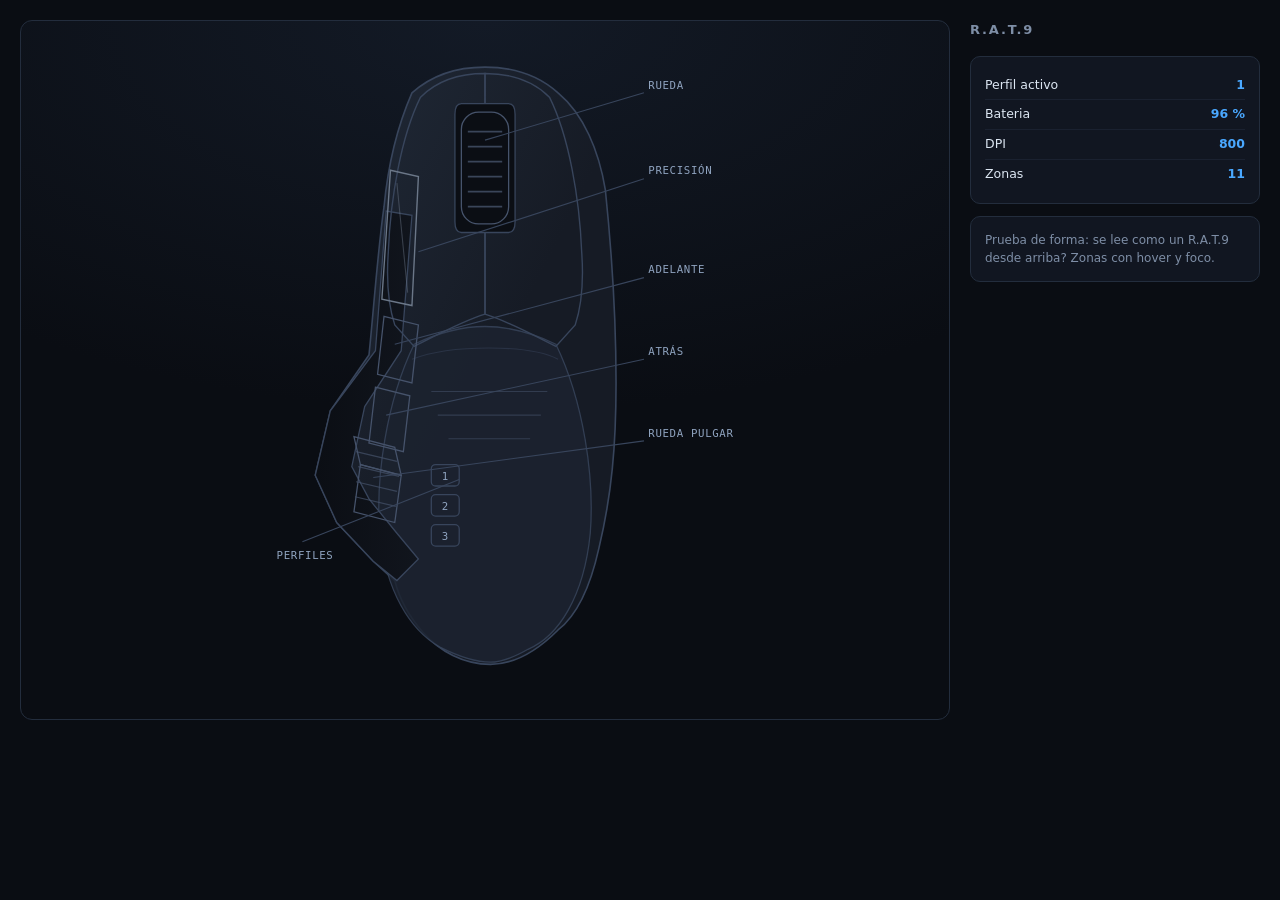
<file: docs/research/preview-diagrama.html>
<!DOCTYPE html><html lang="es"><head><meta charset="utf-8">
<title>Diagrama R.A.T.9 — preview</title>
<style>
  :root { --bg:#0a0d13; --panel:#111621; --line:#232d3d; --ink:#dce6f2;
           --muted:#7e8ea6; --accent:#4aa8ff; }
  * { box-sizing:border-box; }
  body { margin:0; background:var(--bg); color:var(--ink);
    font:14px/1.5 ui-sans-serif,system-ui,sans-serif; display:flex;
    gap:20px; padding:20px; }
  .stage { background:radial-gradient(120% 80% at 50% 0%, #131a26 0%, var(--bg) 70%);
    border:1px solid var(--line); border-radius:12px; flex:1;
    display:grid; place-items:center; padding:16px; height:700px; }
  aside { width:290px; display:flex; flex-direction:column; gap:12px; }
  h1 { font-size:13px; letter-spacing:.14em; text-transform:uppercase;
    color:var(--muted); margin:0 0 4px; }
  .card { border:1px solid var(--line); border-radius:10px; padding:14px;
    background:var(--panel); }
  .row { display:flex; justify-content:space-between; font-size:12.5px;
    padding:5px 0; border-bottom:1px solid #1a2130; }
  .row:last-child { border:0; }
  .row b { color:var(--accent); font-variant-numeric:tabular-nums; }
</style></head><body>
<div class="stage"><svg xmlns="http://www.w3.org/2000/svg" viewBox="0 0 400 620" width="100%" height="100%" style="max-height:74vh"
     class="mouse-diagram" role="img"
     aria-label="Diagrama del Mad Catz R.A.T.9, vista superior esquemática">
<title>R.A.T.9 — diagrama de controles</title>
<style>
  .mouse-diagram {
    --shell:      #161b25;
    --shell-hi:   #212a38;
    --shell-edge: #38455c;
    --plate:      #1c2330;
    --plate-hi:   #28323f;
    --flank:      #11151d;
    --recess:     #0b0e14;
    --ridge:      #46536b;
    --metal:      #6b7788;
    --accent:     #4aa8ff;
    --accent-dim: rgba(74,168,255,.35);
    --ink:        #8fa3bf;
    font-family: ui-monospace, Menlo, monospace;
  }
  .mouse-diagram .z { cursor: pointer; transition: fill .16s ease, filter .16s ease; }
  .mouse-diagram .z:hover { filter: brightness(1.45); }
  .mouse-diagram .z:focus-visible { outline: none; }
  .mouse-diagram .z:focus-visible .hit { stroke: var(--accent); stroke-width: 2.5; }
  .mouse-diagram .z.sel { filter: brightness(1.3); }
  .mouse-diagram .z.sel .hit { stroke: var(--accent); stroke-width: 2.5; }
  .mouse-diagram .hit { fill: none; }
  .mouse-diagram .lbl { fill: var(--ink); font-size: 10px; letter-spacing: .06em; }
  .mouse-diagram .lbl-b { fill: var(--accent); font-size: 9.5px; }
  .mouse-diagram .lead { stroke: var(--shell-edge); stroke-width: 1; fill: none; }
  .mouse-diagram .lead.on { stroke: var(--accent); stroke-width: 1.4; }
</style>

<defs>
  <linearGradient id="g-shell" x1="0" y1="0" x2="1" y2="1">
    <stop offset="0%"   stop-color="var(--shell-hi)"/>
    <stop offset="55%"  stop-color="var(--shell)"/>
    <stop offset="100%" stop-color="var(--shell)"/>
  </linearGradient>
  <linearGradient id="g-plate" x1="0" y1="0" x2="0" y2="1">
    <stop offset="0%"   stop-color="var(--plate-hi)"/>
    <stop offset="100%" stop-color="var(--plate)"/>
  </linearGradient>
  <linearGradient id="g-flank" x1="0" y1="0" x2="1" y2="0">
    <stop offset="0%"   stop-color="var(--recess)"/>
    <stop offset="100%" stop-color="var(--flank)"/>
  </linearGradient>
</defs>

<!-- ═══ 1. base / casco ══════════════════════════════════════════════════ -->
<g id="layer-shell">
  <path id="shell" d="M 132 52
    C 152 34 176 28 200 28
    C 224 28 248 34 268 52
    C 292 72 306 106 312 142
    C 318 200 322 262 322 322
    C 322 380 318 426 306 476
    C 298 512 286 538 268 552
    C 250 570 228 584 205 584
    C 180 584 158 572 142 554
    C 128 538 120 522 116 506
    L 96 488
    L 62 452
    L 42 408
    L 56 348
    L 92 296
    C 96 258 100 200 106 158
    C 110 116 118 84 132 52 Z"
    fill="url(#g-shell)" stroke="var(--shell-edge)" stroke-width="1.5"/>
</g>

<!-- ═══ 2. reposamanos ═══════════════════════════════════════════════════ -->
<g id="layer-palm">
  <path d="M 134 286
    C 180 264 220 264 266 286
    C 292 340 302 410 298 462
    C 292 522 268 558 240 570
    C 226 578 214 582 205 582
    C 190 582 174 576 158 568
    C 130 552 108 516 102 462
    C 98 410 108 340 134 286 Z"
    fill="var(--plate)" stroke="var(--shell-edge)" stroke-width="1.2" opacity=".85"/>
  <path d="M 132 300 C 168 286 242 286 268 300" fill="none"
        stroke="var(--shell-edge)" stroke-width="1" opacity=".5"/>
  <!-- escala de ajuste del reposamanos, como en el original -->
  <g stroke="var(--ridge)" stroke-width="1" opacity=".55">
    <line x1="150" y1="330" x2="258" y2="330"/>
    <line x1="156" y1="352" x2="252" y2="352"/>
    <line x1="166" y1="374" x2="242" y2="374"/>
  </g>
</g>

<!-- ═══ 3. banda lateral izquierda (superficie donde vive el pulgar) ═══ -->
<g id="layer-flank">
  <path d="M 108 162 L 98 292 L 56 348 L 42 408 L 62 452 L 96 488 L 118 506
           L 138 486 L 118 462 L 92 430 L 76 400 L 88 344 L 122 292 L 132 166 Z"
    fill="url(#g-flank)" stroke="var(--shell-edge)" stroke-width="1.2"/>
</g>

<!-- ═══ 4. botones principales (los dos grandes) ════════════════════════ -->
<g id="layer-plates">
  <g class="z" data-zone="btn-left" data-usage="1" tabindex="0" role="button"
     aria-label="Botón izquierdo">
    <path class="hit" d="M 200 34 C 178 34 156 40 140 56 C 122 92 112 150 110 200
      C 108 228 110 250 116 268 L 134 288 C 158 276 180 264 200 258 Z"
      fill="url(#g-plate)" stroke="var(--shell-edge)" stroke-width="1.3"/>
  </g>
  <g class="z" data-zone="btn-right" data-usage="2" tabindex="0" role="button"
     aria-label="Botón derecho">
    <path class="hit" d="M 200 34 C 222 34 244 40 260 56 C 278 92 288 150 290 200
      C 292 228 290 250 284 268 L 266 288 C 242 276 220 264 200 258 Z"
      fill="url(#g-plate)" stroke="var(--shell-edge)" stroke-width="1.3"/>
  </g>
</g>

<!-- ═══ 5. canal de la rueda + rueda central ════════════════════════════ -->
<g id="layer-wheel">
  <path d="M 178 62 L 222 62 C 226 62 228 66 228 72 L 228 172
           C 228 178 226 182 222 182 L 178 182 C 174 182 172 178 172 172
           L 172 72 C 172 66 174 62 178 62 Z"
        fill="var(--recess)" stroke="var(--shell-edge)" stroke-width="1.2"/>
  <g class="z" data-zone="btn-scroll" data-usage="3" tabindex="0" role="button"
     aria-label="Botón de la rueda (clic central)">
    <rect class="hit" x="178" y="70" width="44" height="104" rx="16"
          fill="var(--plate)" stroke="var(--ridge)" stroke-width="1.2"/>
    <g stroke="var(--ridge)" stroke-width="1.6" opacity=".8">
      <line x1="184" y1="88"  x2="216" y2="88"/>
      <line x1="184" y1="102" x2="216" y2="102"/>
      <line x1="184" y1="116" x2="216" y2="116"/>
      <line x1="184" y1="130" x2="216" y2="130"/>
      <line x1="184" y1="144" x2="216" y2="144"/>
      <line x1="184" y1="158" x2="216" y2="158"/>
    </g>
  </g>
</g>

<!-- ═══ 6. inset de precisión (sniper), flanco izquierdo ════════════════ -->
<g id="layer-precision">
  <g class="z" data-zone="btn-precision" data-usage="8" tabindex="0" role="button"
     aria-label="Botón de precisión">
    <path class="hit" d="M 112 124 L 138 130 L 132 250 L 104 244 Z"
          fill="var(--recess)" stroke="var(--metal)" stroke-width="1.3"/>
    <line x1="118" y1="136" x2="128" y2="238" stroke="var(--metal)"
          stroke-width="1" opacity=".45"/>
  </g>
</g>

<!-- ═══ 7. botones laterales: adelante / atrás ══════════════════════════ -->
<g id="layer-side">
  <g class="z" data-zone="btn-forward" data-usage="5" tabindex="0" role="button"
     aria-label="Botón lateral adelante">
    <path class="hit" d="M 106 260 L 138 268 L 132 322 L 100 314 Z"
          fill="var(--metal)" stroke="var(--ridge)" stroke-width="1.2"/>
  </g>
  <g class="z" data-zone="btn-back" data-usage="4" tabindex="0" role="button"
     aria-label="Botón lateral atrás">
    <path class="hit" d="M 98 326 L 130 334 L 124 386 L 92 378 Z"
          fill="var(--metal)" stroke="var(--ridge)" stroke-width="1.2"/>
  </g>
</g>

<!-- ═══ 8. rueda del pulgar (dos sentidos) ══════════════════════════════ -->
<g id="layer-thumbwheel">
  <g class="z" data-zone="thumb-cw" data-usage="6" tabindex="0" role="button"
     aria-label="Rueda del pulgar, un sentido">
    <path class="hit" d="M 84 398 L 122 408 L 116 452 L 78 442 Z"
          fill="var(--plate)" stroke="var(--ridge)" stroke-width="1.2"/>
  </g>
  <g class="z" data-zone="thumb-ccw" data-usage="7" tabindex="0" role="button"
     aria-label="Rueda del pulgar, otro sentido">
    <path class="hit" d="M 78 372 L 116 382 L 122 408 L 84 398 Z"
          fill="var(--plate)" stroke="var(--ridge)" stroke-width="1.2"/>
  </g>
  <g stroke="var(--ridge)" stroke-width="1.1" opacity=".7">
    <line x1="80" y1="386" x2="118" y2="395"/>
    <line x1="82" y1="400" x2="120" y2="409"/>
    <line x1="80" y1="414" x2="118" y2="423"/>
    <line x1="79" y1="428" x2="117" y2="437"/>
  </g>
</g>

<!-- ═══ 9. botones de perfil (Mode 1/2/3) ═══════════════════════════════ -->
<g id="layer-modes">
  <g class="z" data-zone="mode-1" data-usage="9" tabindex="0" role="button"
     aria-label="Botón de perfil 1">
    <rect class="hit" x="150" y="398" width="26" height="20" rx="4"
          fill="var(--plate)" stroke="var(--shell-edge)" stroke-width="1.2"/>
  </g>
  <g class="z" data-zone="mode-2" data-usage="10" tabindex="0" role="button"
     aria-label="Botón de perfil 2">
    <rect class="hit" x="150" y="426" width="26" height="20" rx="4"
          fill="var(--plate)" stroke="var(--shell-edge)" stroke-width="1.2"/>
  </g>
  <g class="z" data-zone="mode-3" data-usage="11" tabindex="0" role="button"
     aria-label="Botón de perfil 3">
    <rect class="hit" x="150" y="454" width="26" height="20" rx="4"
          fill="var(--plate)" stroke="var(--shell-edge)" stroke-width="1.2"/>
  </g>
  <g class="lbl" text-anchor="middle" font-size="8">
    <text x="163" y="412">1</text><text x="163" y="440">2</text><text x="163" y="468">3</text>
  </g>
</g>

<!-- ═══ 10. etiquetas y guías ═══════════════════════════════════════════ -->
<g id="layer-labels">
  <path class="lead" d="M 138 200 L 348 132"/>
  <text class="lbl" x="352" y="128">PRECISIÓN</text>
  <path class="lead" d="M 116 286 L 348 224"/>
  <text class="lbl" x="352" y="220">ADELANTE</text>
  <path class="lead" d="M 108 352 L 348 300"/>
  <text class="lbl" x="352" y="296">ATRÁS</text>
  <path class="lead" d="M 96 410 L 348 376"/>
  <text class="lbl" x="352" y="372">RUEDA PULGAR</text>
  <path class="lead" d="M 176 412 L 30 470"/>
  <text class="lbl" x="6" y="486">PERFILES</text>
  <path class="lead" d="M 200 96 L 348 52"/>
  <text class="lbl" x="352" y="48">RUEDA</text>
</g>
</svg>
</div>
<aside>
  <h1>R.A.T.9</h1>
  <div class="card">
    <div class="row"><span>Perfil activo</span><b>1</b></div>
    <div class="row"><span>Bateria</span><b>96 %</b></div>
    <div class="row"><span>DPI</span><b>800</b></div>
    <div class="row"><span>Zonas</span><b>11</b></div>
  </div>
  <div class="card" style="font-size:12px;color:var(--muted)">
    Prueba de forma: se lee como un R.A.T.9 desde arriba? Zonas con hover y foco.
  </div>
</aside></body></html>
</file>
